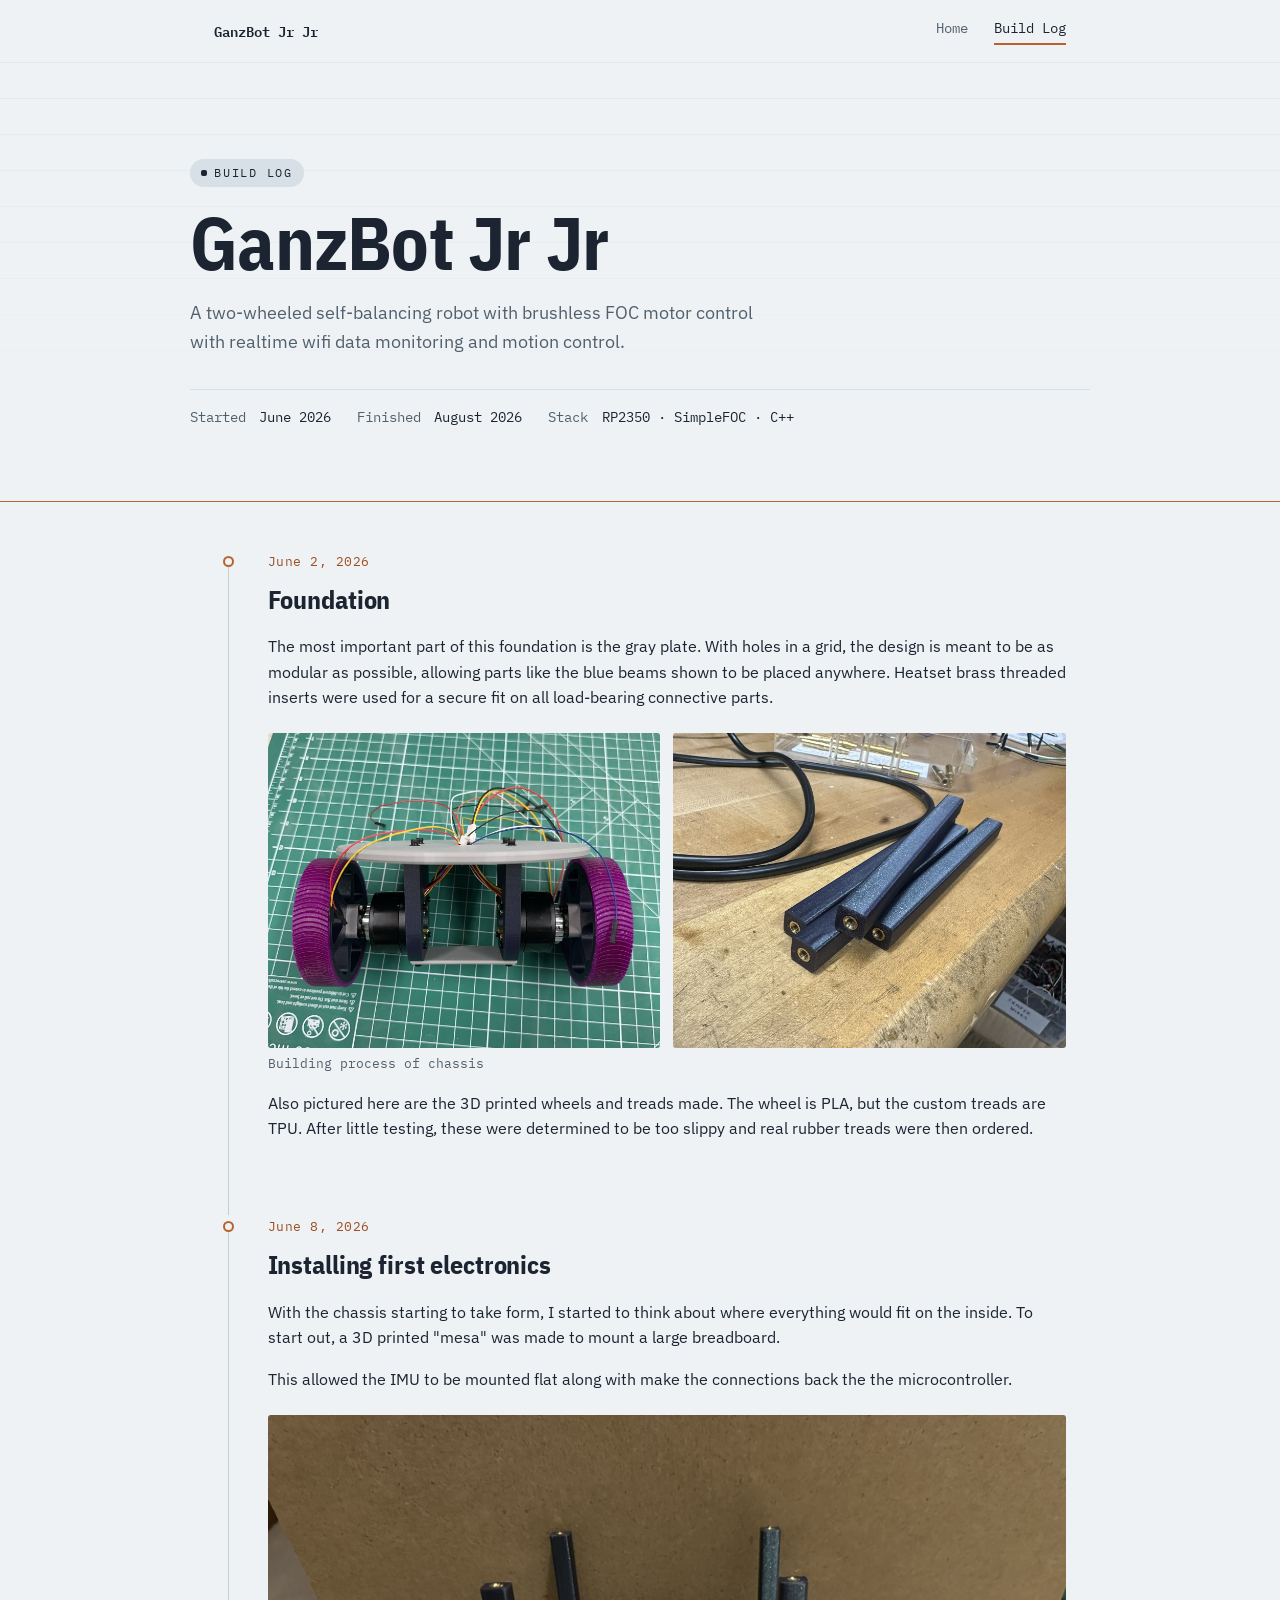
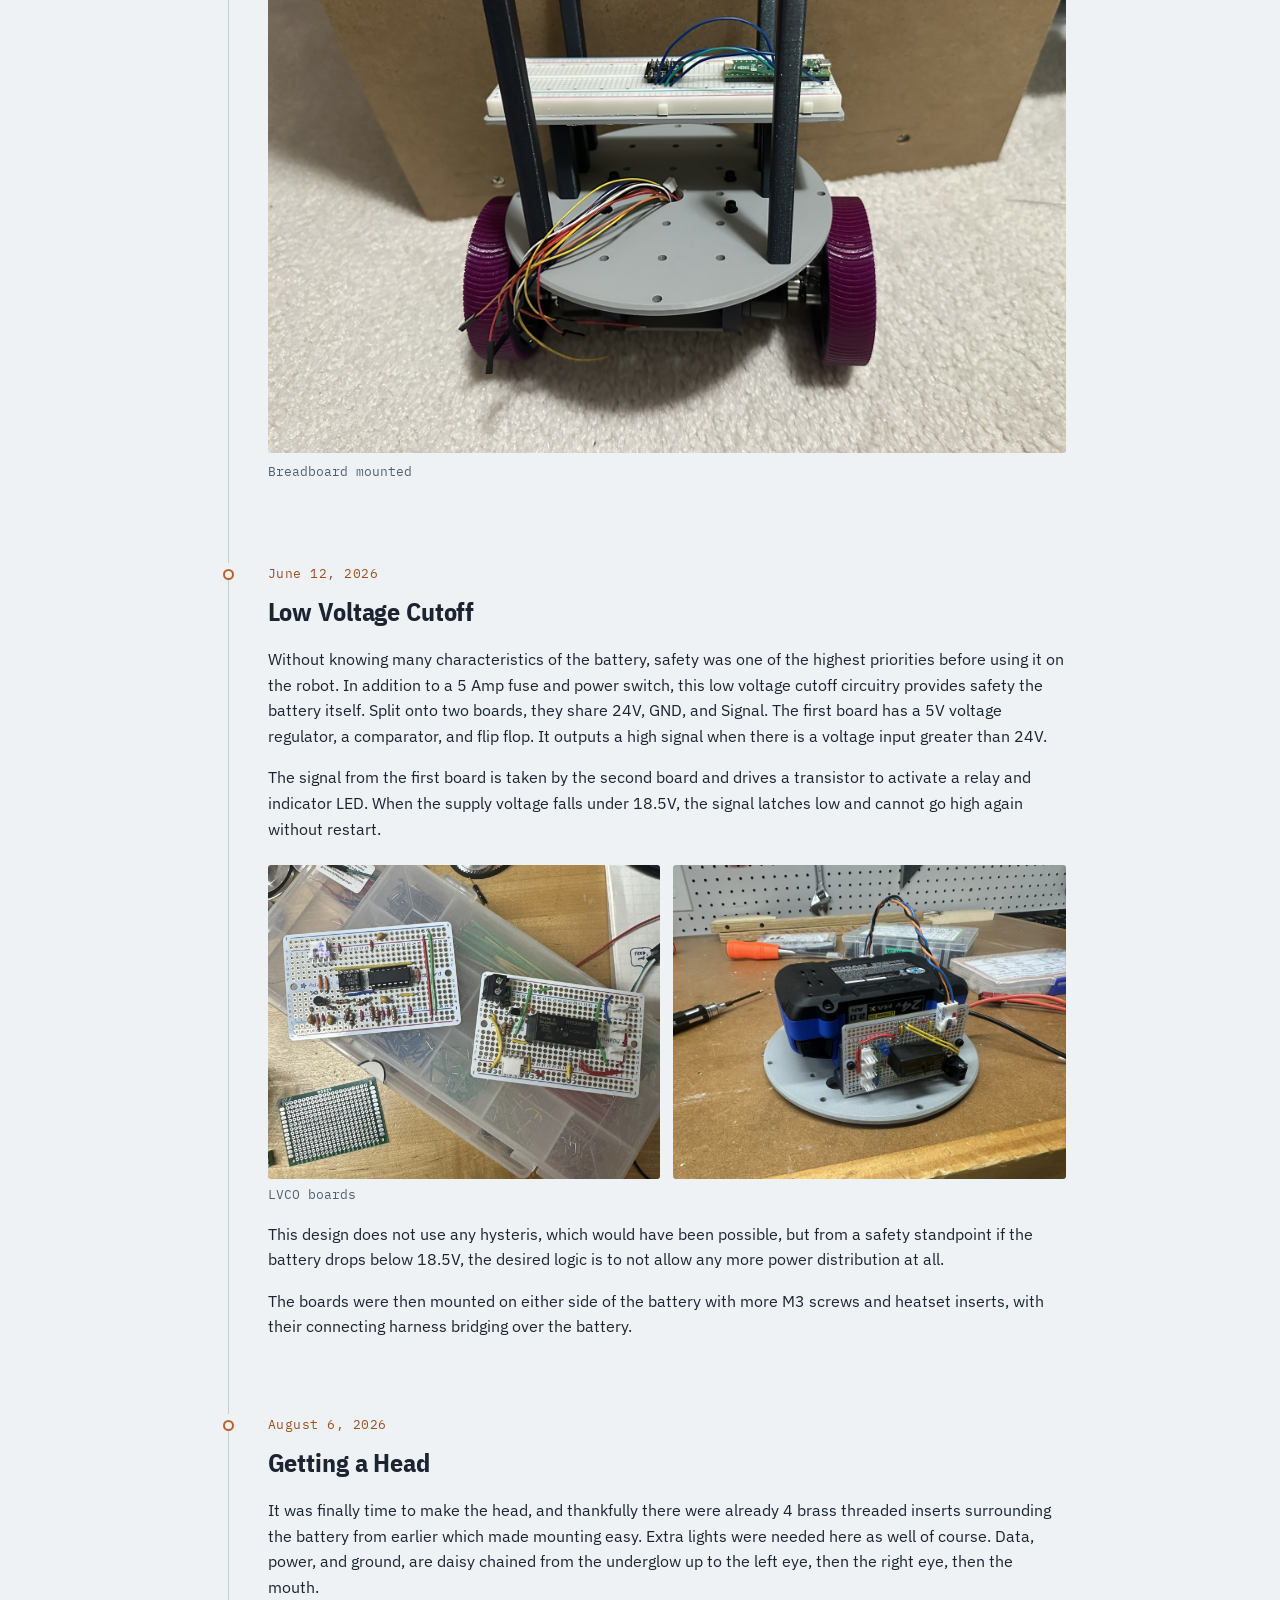
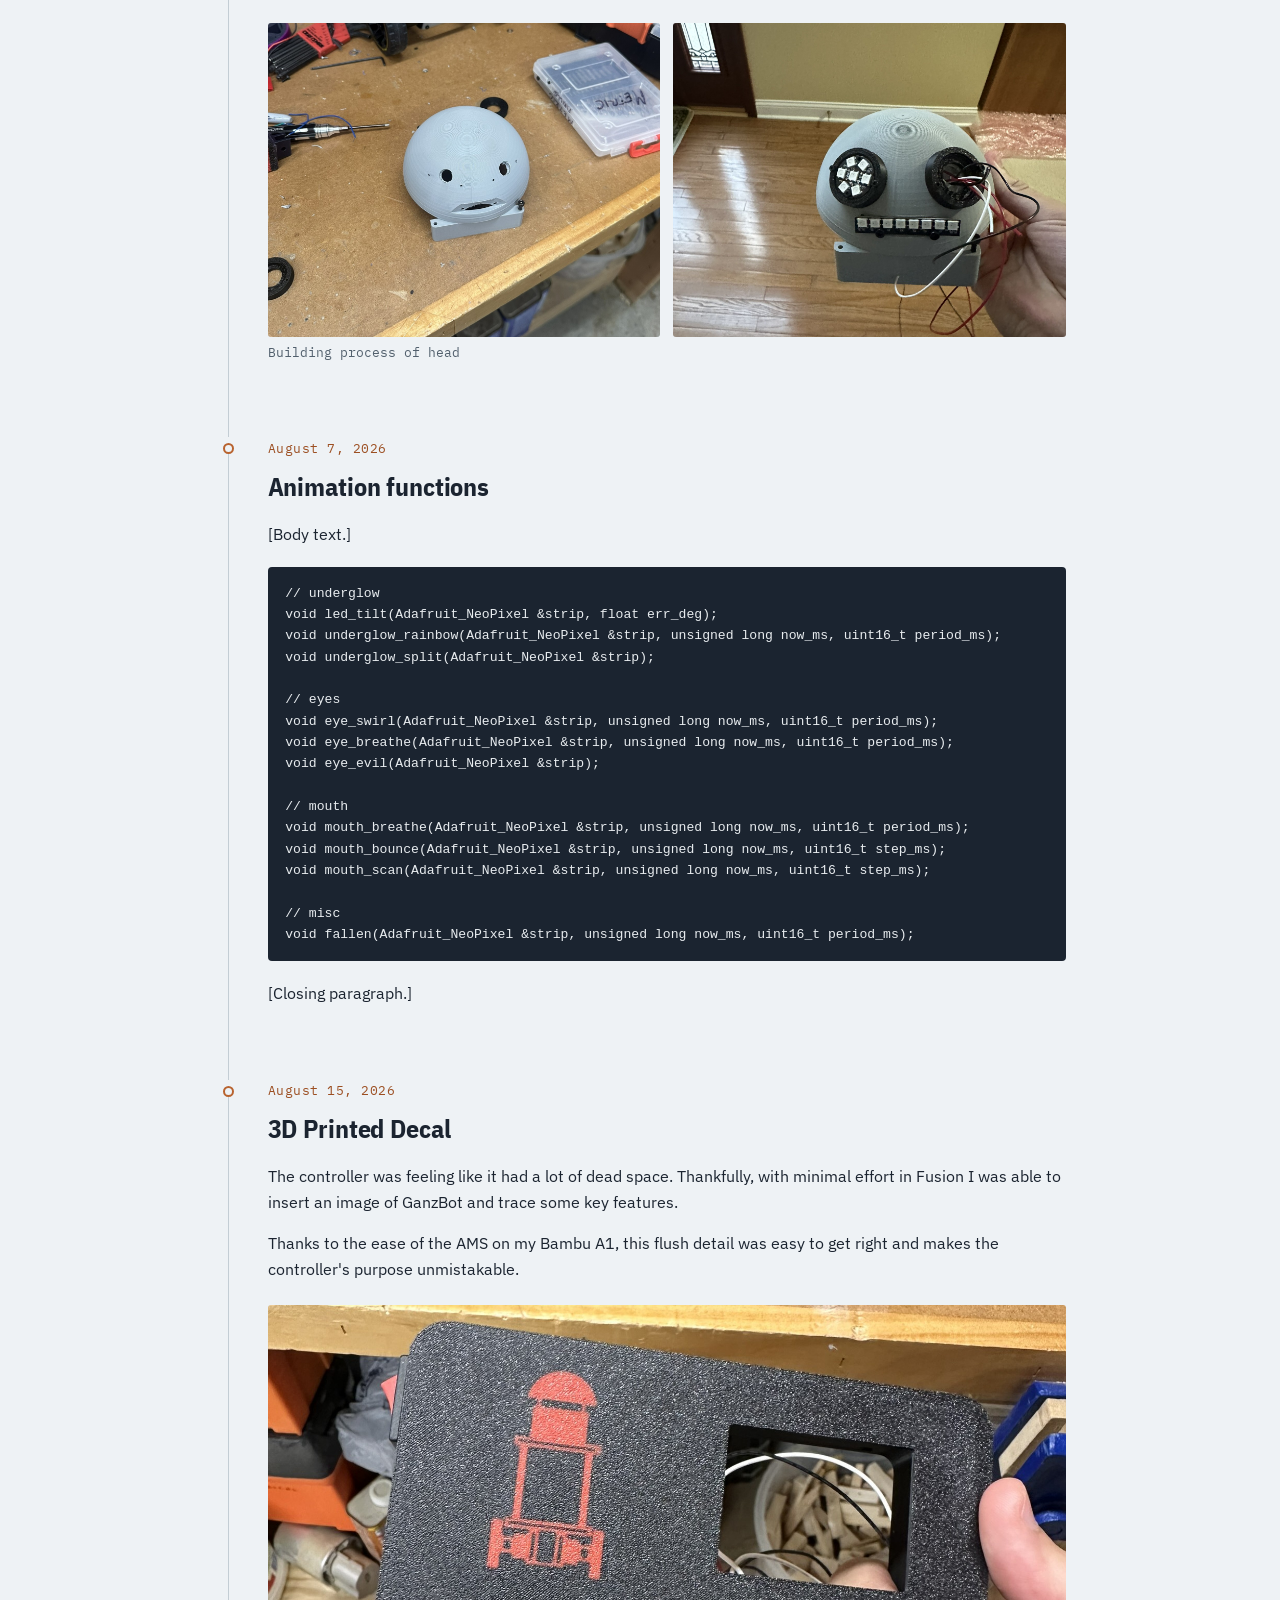
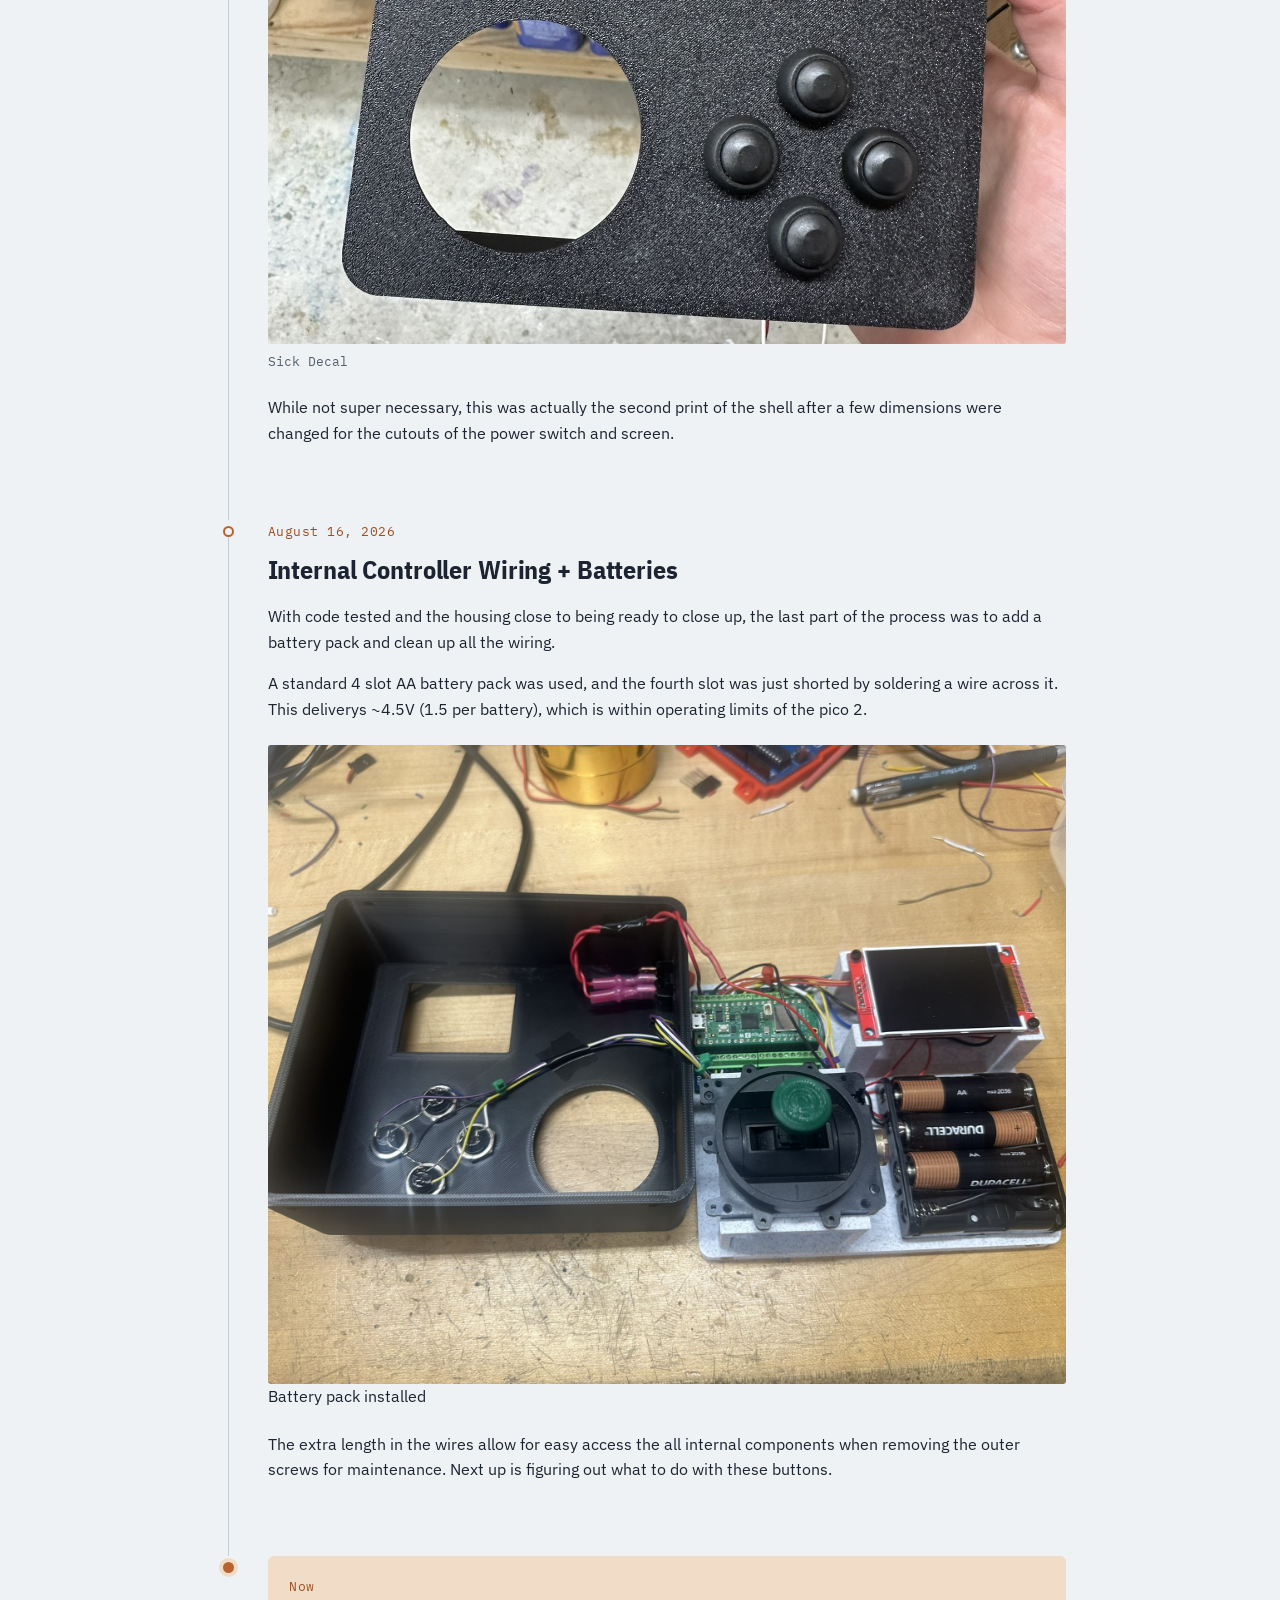
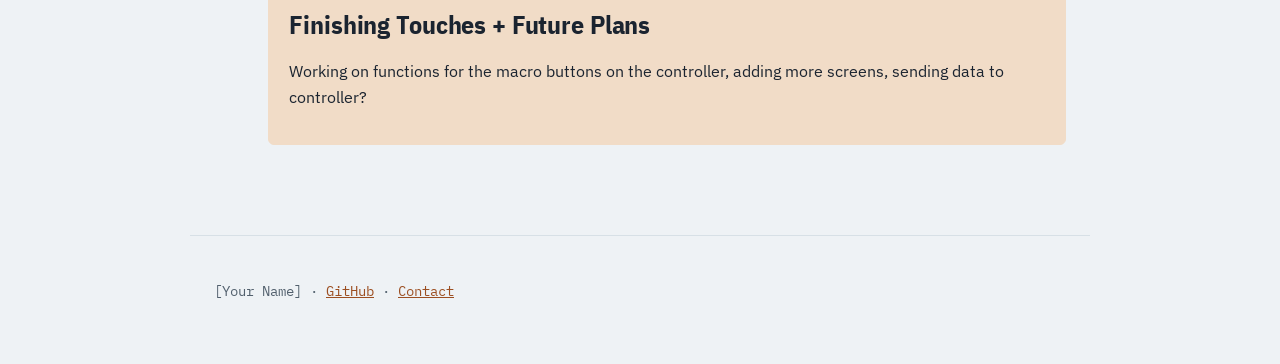
<file: build-log.html>
<!DOCTYPE html>
<html lang="en">
<head>
<meta charset="UTF-8">
<meta name="viewport" content="width=device-width, initial-scale=1.0">
<title>GanzBot Jr Jr — Build Log</title>
<meta name="description" content="A build log of [Robot Name], a [one-line description of the robot].">
<link rel="preconnect" href="https://fonts.googleapis.com">
<link rel="preconnect" href="https://fonts.gstatic.com" crossorigin>
<link href="https://fonts.googleapis.com/css2?family=IBM+Plex+Mono:wght@400;500;600&family=IBM+Plex+Sans:wght@400;500;600;700&family=IBM+Plex+Sans+Condensed:wght@600;700&display=swap" rel="stylesheet">
<link rel="stylesheet" href="style.css">
</head>
<body>

  <nav class="site-nav">
    <a class="site-nav-brand" href="index.html">GanzBot Jr Jr</a>
    <div class="site-nav-links">
      <a href="index.html">Home</a>
      <a href="build-log.html" aria-current="page">Build Log</a>
    </div>
  </nav>

  <header class="hero hero-log">
    <div class="hero-grid" aria-hidden="true"></div>
    <div class="hero-inner">
      <p class="eyebrow eyebrow-log">build log</p>
      <h1 class="hero-title">GanzBot Jr Jr</h1>
      <p class="hero-sub">A two-wheeled self-balancing robot with brushless FOC motor control with realtime wifi data monitoring and motion control.</p>
      <div class="hero-meta">
        <span><span class="meta-label">Started</span> June 2026</span>
        <span><span class="meta-label">Finished</span> August 2026</span>
        <span><span class="meta-label">Stack</span> RP2350 · SimpleFOC · C++</span>
      </div>
    </div>
  </header>

  <main class="timeline" id="log">

    <!-- ============================================= -->
    <!-- ENTRY TEMPLATE — copy this whole <section> block
         for each new log entry, then edit the contents. -->
    <!-- ============================================= -->

<!-- foundation -->
    <section class="entry">
      <div class="entry-rail" aria-hidden="true">
        <span class="entry-node"></span>
      </div>
      <div class="entry-body">
        <p class="entry-date">June 2, 2026</p>
        <h2 class="entry-title">Foundation</h2>

        <div class="entry-text">
          <p>The most important part of this foundation is the gray plate. With holes in a grid, the design is meant to be as modular as possible, allowing parts like the blue beams shown to be placed anywhere. Heatset brass threaded inserts were used for a secure fit on all load-bearing connective parts.</p>
        </div>

        <figure class="entry-figure entry-figure-pair">
          <img src="images/wheels.JPEG" alt="Gray plate with holes">
          <img src="images/beams.JPEG" alt="Support beams for upper level">
        </figure>
        <p class="pair-caption">Building process of chassis</p>

        <div class="entry-text">
          <p>Also pictured here are the 3D printed wheels and treads made. The wheel is PLA, but the custom treads are TPU. After little testing, these were determined to be too slippy and real rubber treads were then ordered.</p>
        </div>

      </div>
    </section>

<!-- Installing first electronics -->
    <section class="entry">
      <div class="entry-rail" aria-hidden="true">
        <span class="entry-node"></span>
      </div>
      <div class="entry-body">
        <p class="entry-date">June 8, 2026</p>
        <h2 class="entry-title">Installing first electronics</h2>

        <div class="entry-text">
          <p>With the chassis starting to take form, I started to think about where everything would fit on the inside. To start out, a 3D printed "mesa" was made to mount a large breadboard.</p>
          <p>This allowed the IMU to be mounted flat along with make the connections back the the microcontroller.</p>
        </div>

        <figure class="entry-figure">
          <img src="images/mesa.JPEG" alt="breadboard on robot with pico 2 and imu">
          <figcaption>Breadboard mounted</figcaption>
        </figure>
      </div>
    </section>

<!-- LVCO -->
    <section class="entry">
      <div class="entry-rail" aria-hidden="true">
        <span class="entry-node"></span>
      </div>
      <div class="entry-body">
        <p class="entry-date">June 12, 2026</p>
        <h2 class="entry-title">Low Voltage Cutoff</h2>

        <div class="entry-text">
          <p>Without knowing many characteristics of the battery, safety was one of the highest priorities before using it on the robot. In addition to a 5 Amp fuse and power switch, this low voltage cutoff circuitry provides safety the battery itself. Split onto two boards, they share 24V, GND, and Signal. The first board has a 5V voltage regulator, a comparator, and flip flop. It outputs a high signal when there is a voltage input greater than 24V. </p>
          <p>The signal from the first board is taken by the second board and drives a transistor to activate a relay and indicator LED. When the supply voltage falls under 18.5V, the signal latches low and cannot go high again without restart.</p>
        </div>

        <figure class="entry-figure entry-figure-pair">
          <img src="images/perf.JPEG" alt="2 perf boards">
          <img src="images/perf_mounted.JPEG" alt="2 perf boards mounted on either side of the battery">
        </figure>
        <p class="pair-caption">LVCO boards</p>

        <div class="entry-text">
          <p>This design does not use any hysteris, which would have been possible, but from a safety standpoint if the battery drops below 18.5V, the desired logic is to not allow any more power distribution at all.</p>
          <p>The boards were then mounted on either side of the battery with more M3 screws and heatset inserts, with their connecting harness bridging over the battery.</p>
        </div>

      </div>
    </section>

<!-- getting a head -->
    <section class="entry">
      <div class="entry-rail" aria-hidden="true">
        <span class="entry-node"></span>
      </div>
      <div class="entry-body">
        <p class="entry-date">August 6, 2026</p>
        <h2 class="entry-title">Getting a Head</h2>

        <div class="entry-text">
          <p>It was finally time to make the head, and thankfully there were already 4 brass threaded inserts surrounding the battery from earlier which made mounting easy. Extra lights were needed here as well of course. Data, power, and ground, are daisy chained from the underglow up to the left eye, then the right eye, then the mouth.</p>
        </div>

        <figure class="entry-figure entry-figure-pair">
          <img src="images/head_no_eyes.JPEG" alt="Shell of head with no lights">
          <img src="images/head_one_eye.JPEG" alt="Shell with lights installed">
        </figure>
        <p class="pair-caption">Building process of head</p>
      </div>
    </section>

<!-- animation functions -->
    <section class="entry">
      <div class="entry-rail" aria-hidden="true">
        <span class="entry-node"></span>
      </div>
      <div class="entry-body">
        <p class="entry-date">August 7, 2026</p>
        <h2 class="entry-title">Animation functions</h2>

        <div class="entry-text">
          <p>[Body text.]</p>
        </div>

        <pre class="entry-code"><code>// underglow
void led_tilt(Adafruit_NeoPixel &strip, float err_deg);
void underglow_rainbow(Adafruit_NeoPixel &strip, unsigned long now_ms, uint16_t period_ms);
void underglow_split(Adafruit_NeoPixel &strip);

// eyes
void eye_swirl(Adafruit_NeoPixel &strip, unsigned long now_ms, uint16_t period_ms);
void eye_breathe(Adafruit_NeoPixel &strip, unsigned long now_ms, uint16_t period_ms);
void eye_evil(Adafruit_NeoPixel &strip);

// mouth
void mouth_breathe(Adafruit_NeoPixel &strip, unsigned long now_ms, uint16_t period_ms);
void mouth_bounce(Adafruit_NeoPixel &strip, unsigned long now_ms, uint16_t step_ms);
void mouth_scan(Adafruit_NeoPixel &strip, unsigned long now_ms, uint16_t step_ms);

// misc
void fallen(Adafruit_NeoPixel &strip, unsigned long now_ms, uint16_t period_ms);</code></pre>

        <div class="entry-text">
          <p>[Closing paragraph.]</p>
        </div>
      </div>
    </section>

<!-- 3D printed decal -->
    <section class="entry">
      <div class="entry-rail" aria-hidden="true">
        <span class="entry-node"></span>
      </div>
      <div class="entry-body">
        <p class="entry-date">August 15, 2026</p>
        <h2 class="entry-title">3D Printed Decal</h2>

        <div class="entry-text">
          <p>The controller was feeling like it had a lot of dead space. Thankfully, with minimal effort in Fusion I was able to insert an image of GanzBot and trace some key features.</p>
          <p>Thanks to the ease of the AMS on my Bambu A1, this flush detail was easy to get right and makes the controller's purpose unmistakable.</p>
        </div>

        <figure class="entry-figure">
          <img src="images/controller_decal.JPEG" alt="Decal of GanzBot on his controller">
          <figcaption>Sick Decal</figcaption>
        </figure>

        <div class="entry-text">
          <p>While not super necessary, this was actually the second print of the shell after a few dimensions were changed for the cutouts of the power switch and screen.</p>
        </div>
      </div>
    </section>

<!-- internal controller wiring + batteries -->
    <section class="entry">
      <div class="entry-rail" aria-hidden="true">
        <span class="entry-node"></span>
      </div>
      <div class="entry-body">
        <p class="entry-date">August 16, 2026</p>
        <h2 class="entry-title">Internal Controller Wiring + Batteries</h2>

        <div class="entry-text">
          <p>With code tested and the housing close to being ready to close up, the last part of the process was to add a battery pack and clean up all the wiring.</p>
          <p>A standard 4 slot AA battery pack was used, and the fourth slot was just shorted by soldering a wire across it. This deliverys ~4.5V (1.5 per battery), which is within operating limits of the pico 2.</p>
        </div>

        <figure class="entry-figure">
          <img src="images/controller_wiring.JPEG" alt="internal wiring of controller"
          <figcaption>Battery pack installed</figcaption>
        </figure>

        <div class="entry-text">
          <p>The extra length in the wires allow for easy access the all internal components when removing the outer screws for maintenance. Next up is figuring out what to do with these buttons.</p>
        </div>
      </div>
    </section>

<!-- ===== end of entry template — add more sections above this line ===== -->

    <section class="entry entry-current">
      <div class="entry-rail" aria-hidden="true">
        <span class="entry-node entry-node-current"></span>
      </div>
      <div class="entry-body">
        <p class="entry-date">Now</p>
        <h2 class="entry-title">Finishing Touches + Future Plans</h2>
        <div class="entry-text">
          <p>Working on functions for the macro buttons on the controller, adding more screens, sending data to controller?</p>
        </div>
      </div>
    </section>

  </main>

  <footer class="site-footer">
    <p>[Your Name] · <a href="https://github.com/[yourusername]">GitHub</a> · <a href="mailto:you@email.com">Contact</a></p>
  </footer>
</body>
</html>
</file>
<file: style.css>
/* ---------- tokens ---------- */
:root {
  --paper: #EEF2F5;
  --paper-line: #D7E0E6;
  --ink: #1B2430;
  --ink-soft: #52606D;
  --copper: #B8632F;
  --copper-strong: #9C4F22;
  --copper-tint: #F1DCC7;
  --rail: #C3CDD4;
  --white: #FFFFFF;

  --font-mono: 'IBM Plex Mono', ui-monospace, monospace;
  --font-sans: 'IBM Plex Sans', -apple-system, sans-serif;
  --font-display: 'IBM Plex Sans Condensed', 'IBM Plex Sans', sans-serif;
}

* { box-sizing: border-box; }

html { scroll-behavior: smooth; }

body {
  margin: 0;
  background: var(--paper);
  color: var(--ink);
  font-family: var(--font-sans);
  line-height: 1.6;
  -webkit-font-smoothing: antialiased;
}

a { color: var(--copper-strong); }
a:hover { color: var(--copper); }
a:focus-visible, button:focus-visible {
  outline: 2px solid var(--copper);
  outline-offset: 2px;
}

/* ---------- site nav ---------- */

.site-nav {
  display: flex;
  justify-content: space-between;
  align-items: center;
  max-width: 900px;
  margin: 0 auto;
  padding: 1.1rem 1.5rem;
  font-family: var(--font-mono);
  font-size: 0.85rem;
}

.site-nav-brand {
  color: var(--ink);
  font-weight: 600;
  text-decoration: none;
}
.site-nav-brand:hover { color: var(--copper); }

.site-nav-links {
  display: flex;
  gap: 1.6rem;
}

.site-nav-links a {
  color: var(--ink-soft);
  text-decoration: none;
  padding-bottom: 0.2rem;
  border-bottom: 2px solid transparent;
}

.site-nav-links a:hover { color: var(--ink); }

.site-nav-links a[aria-current="page"] {
  color: var(--ink);
  border-bottom-color: var(--copper);
}

/* ---------- hero ---------- */

.hero {
  position: relative;
  padding: 6rem 1.5rem 4.5rem;
  overflow: hidden;
  border-bottom: 1px solid var(--paper-line);
}

.hero-grid {
  position: absolute;
  inset: 0;
  background-image:
    linear-gradient(var(--paper-line) 1px, transparent 1px),
    linear-gradient(90deg, var(--paper-line) 1px, transparent 1px);
  background-size: 32px 32px;
  opacity: 0.55;
  mask-image: linear-gradient(to bottom, black, transparent 85%);
}

.hero-log .hero-grid {
  background-image: repeating-linear-gradient(
    180deg,
    var(--paper-line) 0,
    var(--paper-line) 1px,
    transparent 1px,
    transparent 36px
  );
  background-size: auto;
}

.hero-log {
  border-bottom-color: var(--copper);
}

.hero-inner {
  position: relative;
  max-width: 900px;
  margin: 0 auto;
}

.eyebrow {
  display: inline-flex;
  align-items: center;
  gap: 0.55em;
  font-family: var(--font-mono);
  font-size: 0.78rem;
  letter-spacing: 0.14em;
  text-transform: uppercase;
  padding: 0.35em 0.9em;
  border-radius: 999px;
  margin: 0 0 1.1rem;
}

.eyebrow::before {
  content: "";
  width: 6px;
  height: 6px;
  border-radius: 50%;
  background: currentColor;
}

.eyebrow-home {
  color: var(--copper-strong);
  background: var(--copper-tint);
}

.eyebrow-log {
  color: var(--ink);
  background: var(--paper-line);
}

.eyebrow-log::before {
  border-radius: 2px;
}

.hero-title {
  font-family: var(--font-display);
  font-weight: 700;
  font-size: clamp(2.6rem, 7vw, 4.6rem);
  letter-spacing: -0.01em;
  line-height: 1.02;
  margin: 0 0 1.1rem;
}

.hero-sub {
  font-size: 1.15rem;
  color: var(--ink-soft);
  max-width: 52ch;
  margin: 0 0 2rem;
}

.hero-meta {
  display: flex;
  flex-wrap: wrap;
  gap: 0.4rem 1.6rem;
  font-family: var(--font-mono);
  font-size: 0.85rem;
  color: var(--ink);
  border-top: 1px solid var(--paper-line);
  padding-top: 1.1rem;
}

.meta-label {
  color: var(--ink-soft);
  margin-right: 0.4em;
}

/* ---------- showcase (landing page) ---------- */

.showcase {
  max-width: 900px;
  margin: 0 auto;
  padding: 3.5rem 1.5rem;
}

.showcase-section {
  padding-bottom: 3.5rem;
}

.showcase-section + .showcase-section {
  border-top: 1px solid var(--paper-line);
  padding-top: 3.5rem;
}

.showcase-heading {
  font-family: var(--font-mono);
  font-size: 0.78rem;
  letter-spacing: 0.18em;
  text-transform: uppercase;
  color: var(--copper-strong);
  margin: 0 0 1.4rem;
}

.img-placeholder.showcase-hero-figure {
  aspect-ratio: 16 / 9;
}

img.showcase-hero-figure,
video.showcase-hero-figure {
  display: block;
  width: 100%;
  aspect-ratio: 16 / 9;
  object-fit: cover;
  border-radius: 3px;
}

.specs-grid {
  display: grid;
  grid-template-columns: repeat(auto-fill, minmax(200px, 1fr));
  gap: 1.6rem 2rem;
  margin: 0;
}

.specs-grid div { min-width: 0; }

.specs-grid dt {
  font-family: var(--font-mono);
  font-size: 0.78rem;
  letter-spacing: 0.04em;
  text-transform: uppercase;
  color: var(--ink-soft);
  margin-bottom: 0.3rem;
}

.specs-grid dd {
  margin: 0;
  font-size: 1.02rem;
  color: var(--ink);
}

.bom-group-heading {
  font-family: var(--font-mono);
  font-size: 0.72rem;
  letter-spacing: 0.12em;
  text-transform: uppercase;
  color: var(--ink-soft);
  margin: 0 0 0.7rem;
}

.bom-group-heading:not(:first-child) {
  margin-top: 2rem;
}

.bom-table-wrap {
  overflow-x: auto;
}

.bom-table {
  width: 100%;
  border-collapse: collapse;
}

.bom-table th {
  font-family: var(--font-mono);
  font-size: 0.78rem;
  letter-spacing: 0.04em;
  text-transform: uppercase;
  color: var(--ink-soft);
  text-align: left;
  padding: 0 1rem 0.6rem 0;
  border-bottom: 1px solid var(--paper-line);
  white-space: nowrap;
}

.bom-table td {
  padding: 0.7rem 1rem 0.7rem 0;
  border-bottom: 1px solid var(--paper-line);
  color: var(--ink);
  font-size: 0.98rem;
}

.bom-table tr:last-child td {
  border-bottom: none;
}

.gallery-grid {
  display: grid;
  grid-template-columns: repeat(2, 1fr);
  gap: 0.9rem;
}

.gallery-grid > * {
  min-width: 0;
}

.gallery-item {
  display: block;
  border-radius: 3px;
}

.gallery-item img {
  display: block;
  width: 100%;
  aspect-ratio: 16 / 10;
  object-fit: cover;
  border-radius: 3px;
  cursor: zoom-in;
}

.lightbox {
  display: none;
  position: fixed;
  inset: 0;
  align-items: center;
  justify-content: center;
  padding: 3rem 1.5rem;
  background: rgba(20, 24, 30, 0.9);
  cursor: zoom-out;
  z-index: 100;
}

.lightbox:target {
  display: flex;
}

.lightbox img {
  max-width: 100%;
  max-height: 100%;
  border-radius: 4px;
}

.showcase-cta {
  display: flex;
  align-items: center;
  justify-content: space-between;
  flex-wrap: wrap;
  gap: 1.2rem;
  background: var(--copper-tint);
  border-radius: 6px;
  padding: 1.6rem 1.8rem;
}

.showcase-cta p {
  margin: 0;
  color: var(--ink);
  font-size: 1.05rem;
  max-width: 40ch;
}

.cta-button {
  display: inline-flex;
  align-items: center;
  gap: 0.5rem;
  background: var(--copper);
  color: var(--white);
  text-decoration: none;
  font-family: var(--font-mono);
  font-size: 0.85rem;
  font-weight: 600;
  letter-spacing: 0.02em;
  padding: 0.75rem 1.2rem;
  border-radius: 4px;
  white-space: nowrap;
}

.cta-button:hover { background: var(--copper-strong); color: var(--white); }

/* ---------- timeline ---------- */

.timeline {
  max-width: 900px;
  margin: 0 auto;
  padding: 3rem 1.5rem 2rem;
  position: relative;
}

.entry {
  position: relative;
  display: grid;
  grid-template-columns: 28px 1fr;
  gap: 0 1.6rem;
  padding-bottom: 3.6rem;
}

.entry-rail {
  position: relative;
  display: flex;
  justify-content: center;
}

.entry-rail::before {
  content: "";
  position: absolute;
  top: 8px;
  bottom: -3.6rem;
  width: 1px;
  background: var(--rail);
}

.entry:last-of-type .entry-rail::before {
  display: none;
}

.entry-node {
  width: 11px;
  height: 11px;
  border-radius: 50%;
  background: var(--paper);
  border: 2px solid var(--copper);
  margin-top: 6px;
  z-index: 1;
}

.entry-node-current {
  background: var(--copper);
  box-shadow: 0 0 0 4px var(--copper-tint);
}

.entry-date {
  font-family: var(--font-mono);
  font-size: 0.8rem;
  color: var(--copper-strong);
  letter-spacing: 0.04em;
  margin: 0.1rem 0 0.35rem;
}

.entry-title {
  font-family: var(--font-display);
  font-weight: 700;
  font-size: 1.65rem;
  margin: 0 0 0.9rem;
  letter-spacing: -0.005em;
}

.entry-text p {
  margin: 0 0 1rem;
  color: var(--ink);
}

.entry-figure {
  margin: 1.4rem 0;
}

.entry-figure-pair {
  display: grid;
  grid-template-columns: 1fr 1fr;
  gap: 0.8rem;
  margin-bottom: 0.4rem;
}

.pair-caption {
  font-family: var(--font-mono);
  font-size: 0.8rem;
  color: var(--ink-soft);
  margin: 0 0 1rem;
}

.entry-figure img {
  display: block;
  width: 100%;
  aspect-ratio: 5 / 4;
  object-fit: cover;
  border-radius: 3px;
}

.entry-figure .img-placeholder {
  aspect-ratio: 5 / 4;
}

.img-placeholder {
  aspect-ratio: 16 / 10;
  border: 1px dashed var(--rail);
  background: var(--white);
  color: var(--ink-soft);
  display: flex;
  align-items: center;
  justify-content: center;
  font-family: var(--font-mono);
  font-size: 0.8rem;
  border-radius: 3px;
}

figcaption {
  font-family: var(--font-mono);
  font-size: 0.8rem;
  color: var(--ink-soft);
  margin-top: 0.55rem;
}

.entry-code {
  background: var(--ink);
  color: #E8ECEF;
  font-family: var(--font-mono);
  font-size: 0.82rem;
  line-height: 1.55;
  padding: 1rem 1.1rem;
  border-radius: 4px;
  overflow-x: auto;
  margin: 1.2rem 0;
}

/* current/status entry gets a light highlight */
.entry-current .entry-body {
  background: var(--copper-tint);
  border: 1px solid var(--copper-tint);
  border-radius: 6px;
  padding: 1.1rem 1.3rem;
}

.entry-current .entry-title { margin-top: 0; }

/* ---------- footer ---------- */

.site-footer {
  max-width: 900px;
  margin: 0 auto;
  padding: 2rem 1.5rem 4rem;
  font-family: var(--font-mono);
  font-size: 0.85rem;
  color: var(--ink-soft);
  border-top: 1px solid var(--paper-line);
}

/* ---------- responsive ---------- */

@media (max-width: 560px) {
  .hero { padding: 4rem 1.25rem 3rem; }
  .entry { grid-template-columns: 18px 1fr; gap: 0 1rem; }
  .entry-figure-pair { grid-template-columns: 1fr; }
  .gallery-grid { grid-template-columns: 1fr; }
}

/* ---------- reduced motion ---------- */

@media (prefers-reduced-motion: reduce) {
  html { scroll-behavior: auto; }
}
</file>
